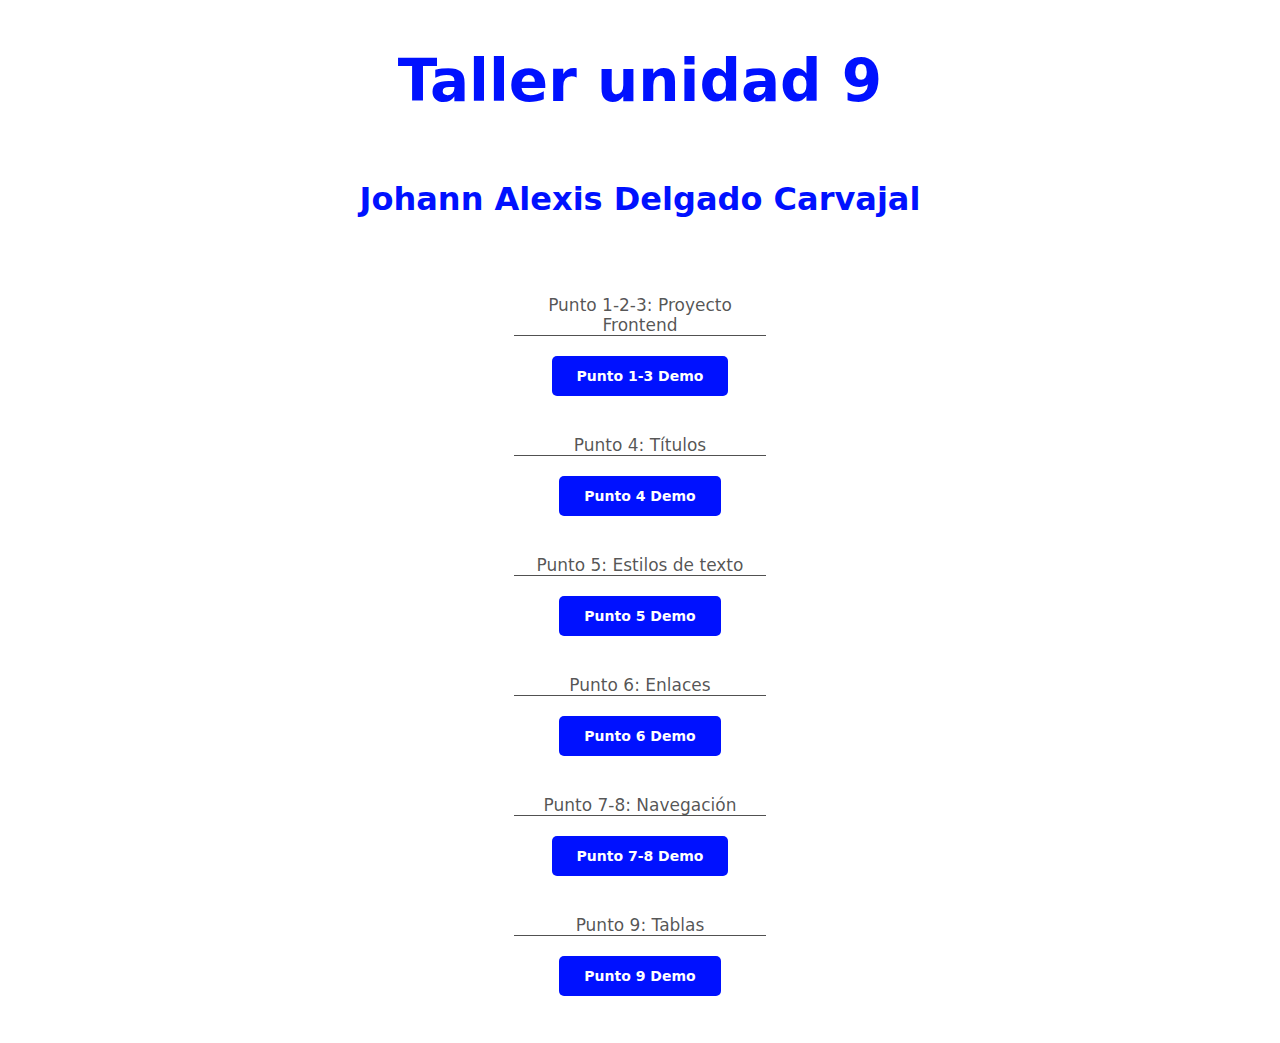
<file: index.html>
<!DOCTYPE html>
<html lang="en">

<head>
  <meta charset="UTF-8">
  <meta http-equiv="X-UA-Compatible" content="IE=edge">
  <meta name="viewport" content="width=device-width, initial-scale=1.0">
  <title>Taller 9 Menú</title>
  <link rel="stylesheet" href="./styles/styles.css">
</head>

<body>
  <div>
    <h1> Taller unidad 9</h1>
    <h2>Johann Alexis Delgado Carvajal</h2>
    <nav>
      <ul>
        <li>
          <p>
            Punto 1-2-3: Proyecto Frontend
          </p>
          <a href="./punto-1-3/index.html">
            Punto 1-3 Demo
          </a>
        </li>
        <li>
          <p>
            Punto 4: Títulos
          </p>
          <a href="./punto-4/index-4.html">
            Punto 4 Demo
          </a>
        </li>
        <li>
          <p>
            Punto 5: Estilos de texto
          </p>
          <a href="./punto-5/index-5.html">
            Punto 5 Demo
          </a>
        </li>
        <li>
          <p>
            Punto 6: Enlaces
          </p>
          <a href="./punto-6/index-6.html">
            Punto 6 Demo
          </a>
        </li>
        <li>
          <p>
            Punto 7-8: Navegación
          </p>
          <a href="./punto-7-8/index-7-8.html">
            Punto 7-8 Demo
          </a>
        </li>
        <li>
          <p>
            Punto 9: Tablas
          </p>
          <a href="./punto-9/index-9.html">
            Punto 9 Demo
          </a>
        </li>
      </ul>
    </nav>
  </div>
</body>

</html>
</file>
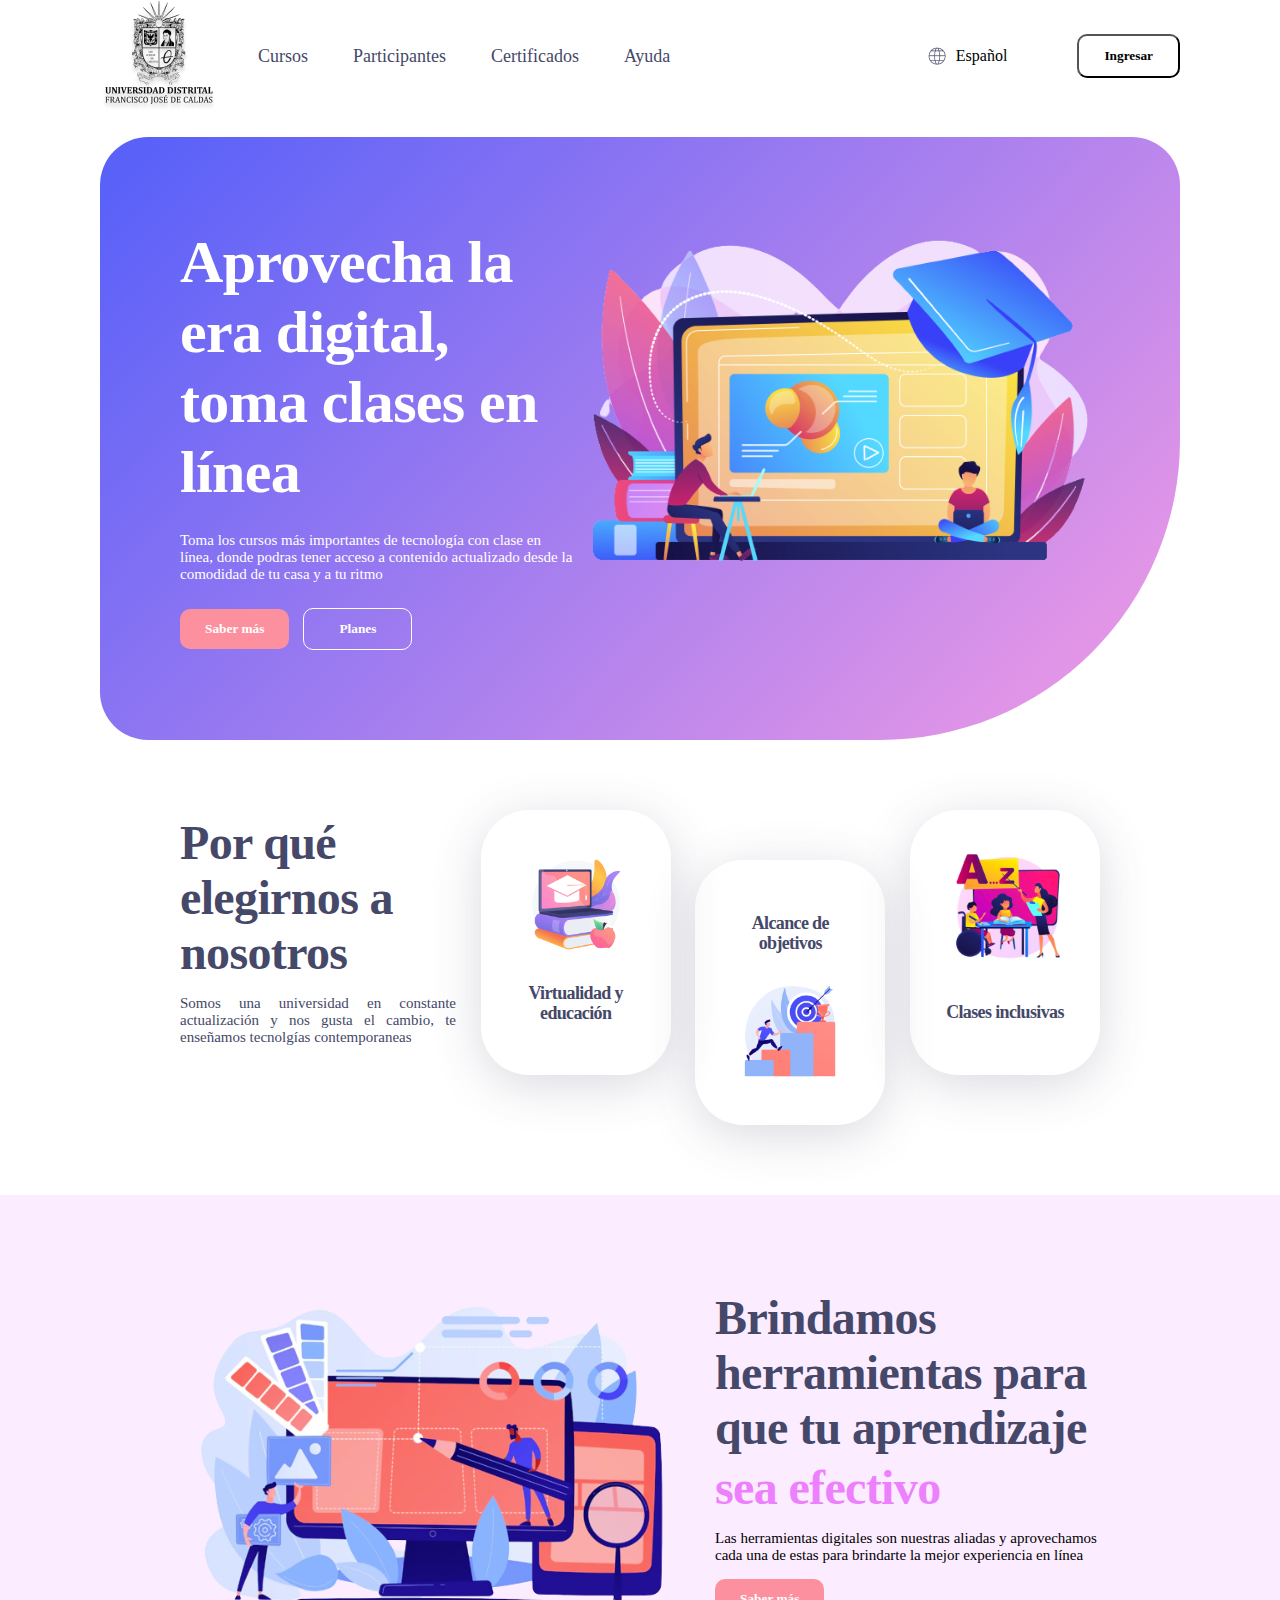
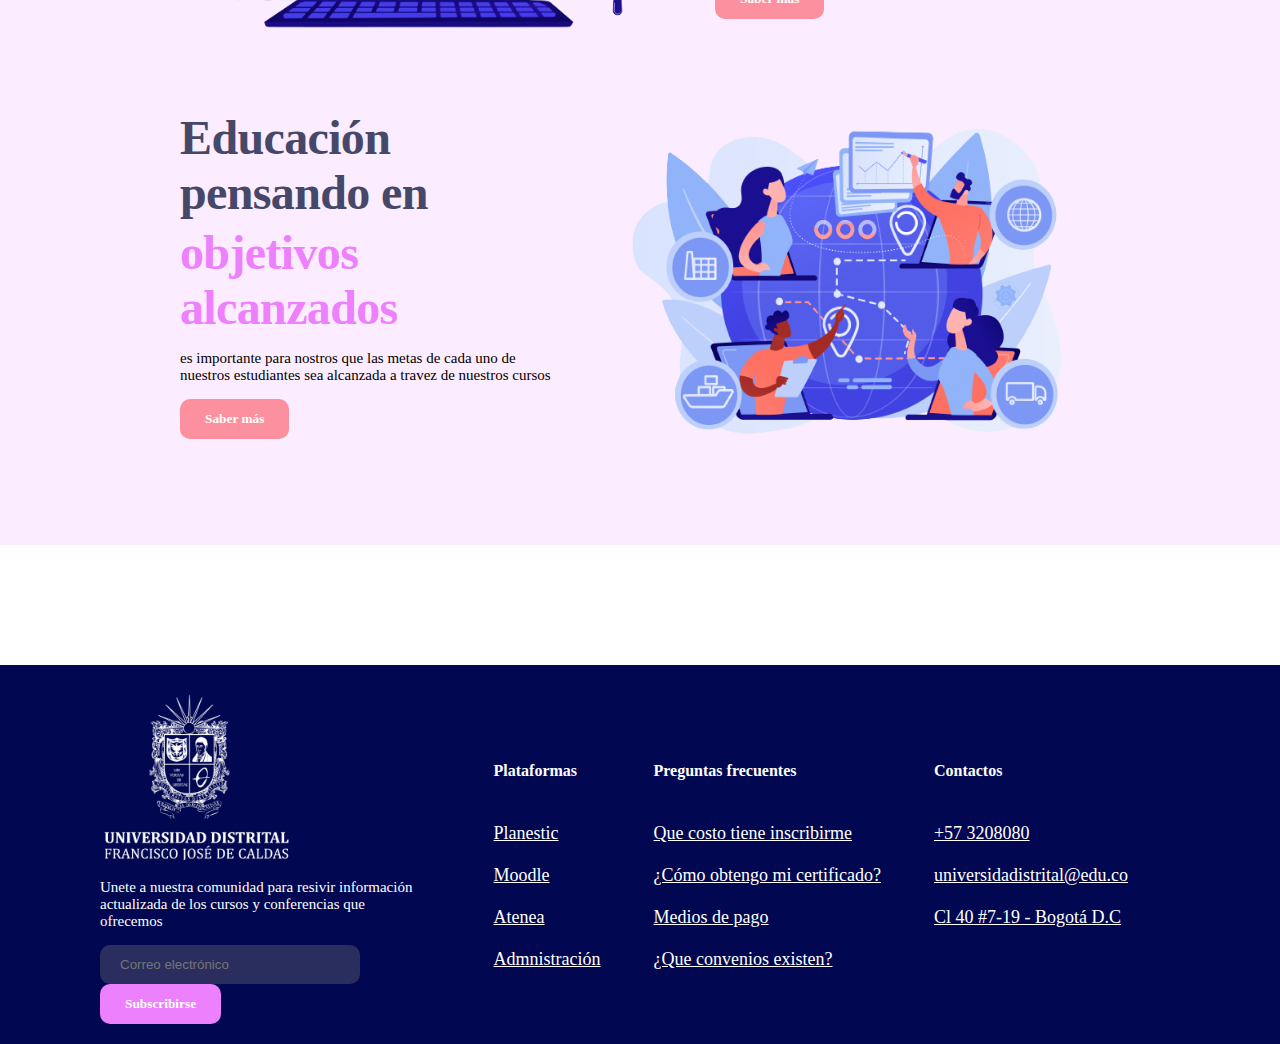
<file: punto-1-3/index.html>
<!DOCTYPE html>
<html lang="en">

<head>
    <meta charset="UTF-8">
    <meta name="viewport" content="width=device-width, initial-scale=1.0">
    <title>UD Atenea Cursos</title>
    <link rel="stylesheet" href="https://indestructibletype.com/fonts/Jost.css">
    <link rel="stylesheet" href="./styles/global-styles.css">
    <link rel="stylesheet" href="./styles/header-styles.css">
    <link rel="stylesheet" href="./styles/banner-styles.css">
    <link rel="stylesheet" href="./styles/section-1-styles.css">
    <link rel="stylesheet" href="./styles/section-2-styles.css">
    <link rel="stylesheet" href="./styles/footer-styles.css">
</head>

<body>
    <header>
        <div class="header__navigation">
            <img src="./public/images/header-logo.png" alt="main-logo">
            <nav>
                <ul>
                    <li><a href="#banner">Cursos</a></li>
                    <li><a href="#section-1">Participantes</a></li>
                    <li><a href="#section-2">Certificados</a></li>
                    <li><a href="#footer">Ayuda</a></li>
                </ul>
            </nav>
        </div>
        <div class="header__settings">
            <div>
                <img src="public/images/header-world.png" alt="world">
                <span>Español</span>
            </div>
            <button>Ingresar</button>
        </div>
    </header>
    <main>
        <section id="banner">
            <div>
                <div>
                    <h1>Aprovecha la era digital, toma clases en línea</h1>
                    <p>
                        Toma los cursos más importantes de tecnología con clase en línea, donde podras tener acceso a
                        contenido actualizado desde la comodidad de tu casa y a tu ritmo
                    </p>
                </div>
                <div>
                    <button class="button--orange">Saber más</button>
                    <button class="button--white">Planes</button>
                </div>
            </div>
            <img src="./public/images/banner-online.png" alt="online-education" width="550px" height="350px">
        </section>
        <section id="section-1">
            <div class="section-1__info">
                <h2>Por qué elegirnos a nosotros</h2>
                <p>Somos una universidad en constante actualización y nos gusta el cambio, te enseñamos tecnolgías
                    contemporaneas</p>
            </div>
            <div class="section-1__card">
                <img src="./public/images/section1-education.png" alt="education" width="120px" height="120px">
                <h3>Virtualidad y educación</h3>
            </div>
            <div class="section-1__card section-1__card-down">
                <h3>Alcance de objetivos</h3>
                <img src="./public/images/section1-goals.png" alt="goals" width="120px" height="120px">
            </div>
            <div class="section-1__card">
                <img src="./public/images/section1-teach.png" alt="teach" width="120px" height="120px">
                <h3>Clases inclusivas</h3>
            </div>
        </section>
        <section id="section-2">
            <div class="section-2__info">
                <img src="./public/images/section2-tools.png" alt="tools" width="500px" height="350px">
                <div>
                    <h2>Brindamos herramientas para que tu aprendizaje</h2>
                    <h2 class="section-2__sub-pink">sea efectivo</h2>
                    <p>
                        Las herramientas digitales son nuestras aliadas y aprovechamos cada una de estas para brindarte
                        la mejor experiencia en línea
                    </p>
                    <button class="button--orange">Saber más</button>
                </div>
            </div>
            <div class="section-2__info">
                <div>
                    <h2>Educación pensando en</h2>
                    <h2 class="section-2__sub-pink">objetivos alcanzados</h2>
                    <p>es importante para nostros que las metas de cada uno de nuestros estudiantes sea alcanzada a
                        travez de nuestros cursos
                    </p>
                    <button class="button--orange">Saber más</button>
                </div>
                <img src="./public/images/section2-goals.png" alt="goals" width="500px" height="350px">
            </div>
        </section>
    </main>
    <footer id="footer">
        <div class="footer__info">
            <img src="./public/images/footer-logo.png" alt="footer-logo" width="200px" height="175px">
            <div>
                <p>
                    Unete a nuestra comunidad para resivir información actualizada de los cursos y conferencias que
                    ofrecemos
                </p>
                <form method="post">
                    <input type="email" name="user_name" id="email" placeholder="Correo electrónico">
                    <button class="button--pink">Subscribirse</button>
                </form>
            </div>
        </div>
        <div>
            <table>
                <tr>
                    <th>Plataformas</th>
                    <th>Preguntas frecuentes</th>
                    <th>Contactos</th>
                </tr>
                <tr>
                    <td><a href="">Planestic</a></td>
                    <td><a href="">Que costo tiene inscribirme</a></td>
                    <td><a href="">+57 3208080</a></td>
                </tr>
                <tr>
                    <td><a href="">Moodle</a></td>
                    <td><a href="">¿Cómo obtengo mi certificado?</a></td>
                    <td><a href="">universidadistrital@edu.co</a></td>
                </tr>
                <tr>
                    <td><a href="">Atenea</a></td>
                    <td><a href="">Medios de pago</a></td>
                    <td><a href="">Cl 40 #7-19 - Bogotá D.C</a></td>
                </tr>
                <tr>
                    <td><a href="">Admnistración</a></td>
                    <td><a href="">¿Que convenios existen?</a></td>
                </tr>
            </table>
        </div>
    </footer>
</body>

</html>
</file>
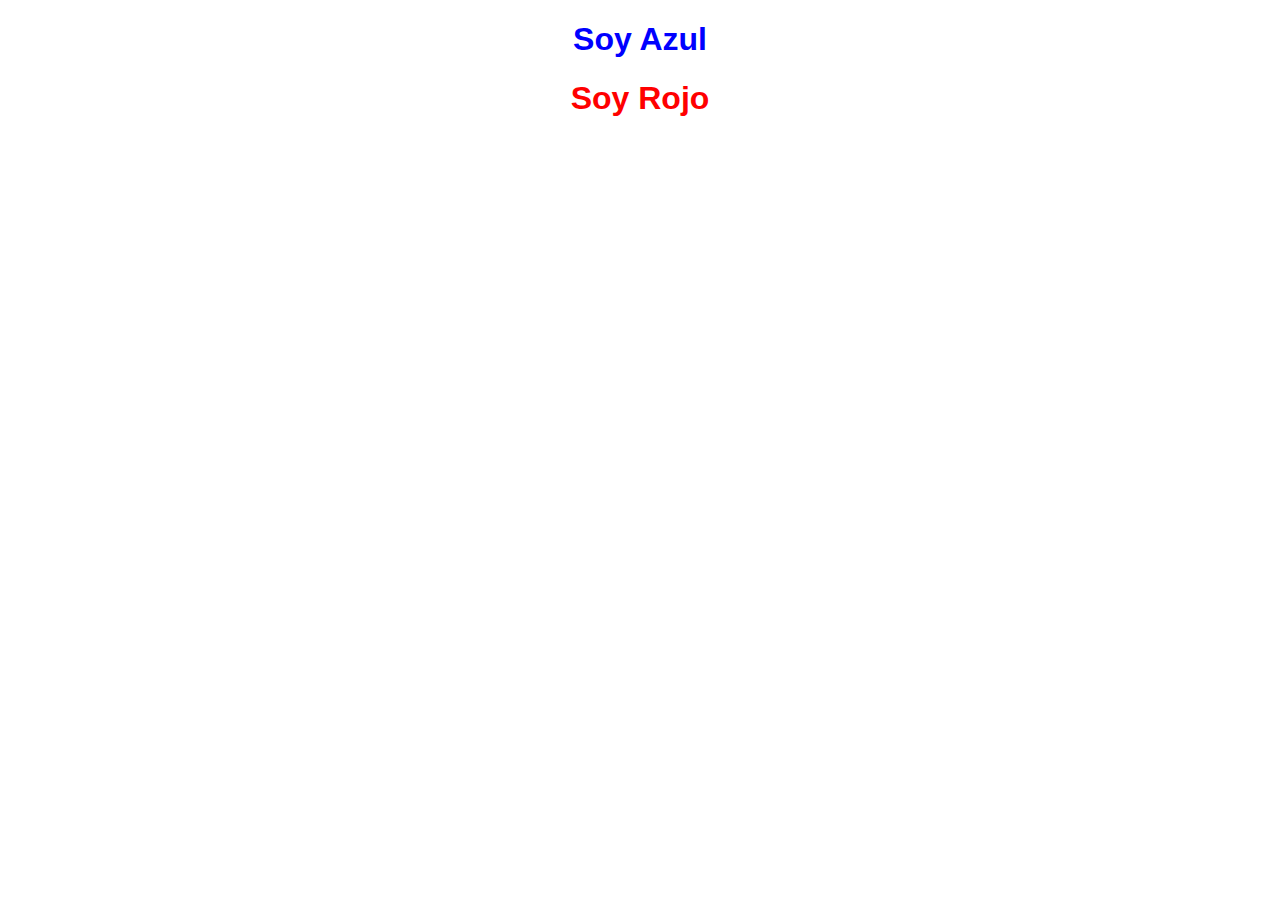
<file: punto-4/index-4.html>
<!DOCTYPE html>
<html lang="en">
<head>
    <meta charset="UTF-8">
    <meta name="viewport" content="width=device-width, initial-scale=1.0">
    <title>UD Atenea Cursos</title>
    <link rel="stylesheet" href="./styles/punto-4-styles.css">
</head>
<body>
    <div class="base">
        <h1 class="Class_Soy_Azul">Soy Azul</h1>
        <h1 class="Class_Soy_Rojo">Soy Rojo</h1>
    </div>
</body>
</html>
</file>
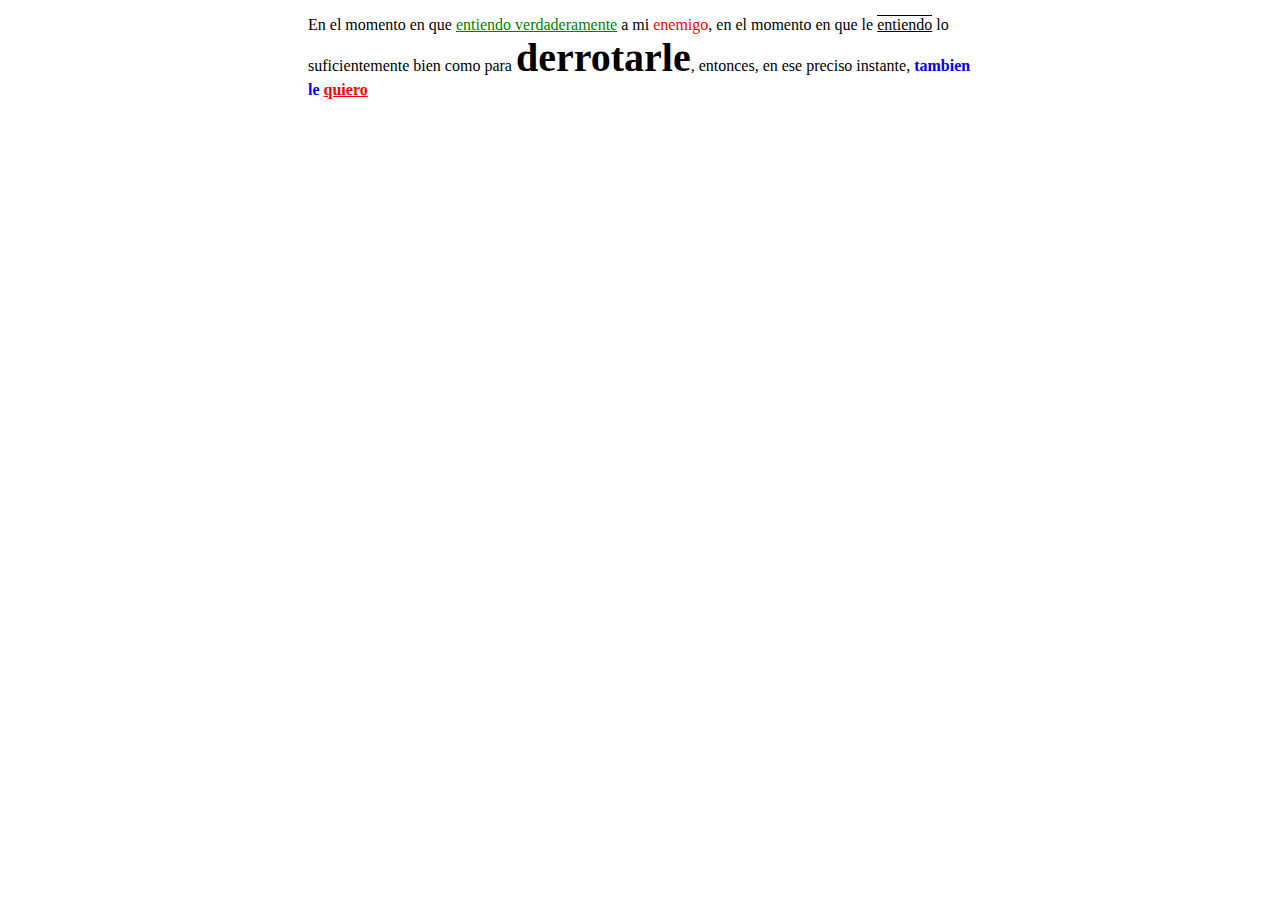
<file: punto-5/index-5.html>
<!DOCTYPE html>
<html lang="en">
<head>
    <meta charset="UTF-8">
    <meta name="viewport" content="width=device-width, initial-scale=1.0">
    <title>UD Atenea Cursos</title>
    <link rel="stylesheet" href="./styles/punto-5-styles.css">
</head>
<body>
    <p>
    En el momento en que <span class="sp1">entiendo verdaderamente</span>
    a mi <span class="sp2">enemigo</span>, en el momento en que le <span class="sp3">entiendo</span> lo 
    suficientemente bien como para <span class="sp4">derrotarle</span>, entonces, en ese preciso instante,
    <span class="sp5">tambien le</span> <span class="sp6">quiero</span>
    </p>
</body>
</html>
</file>
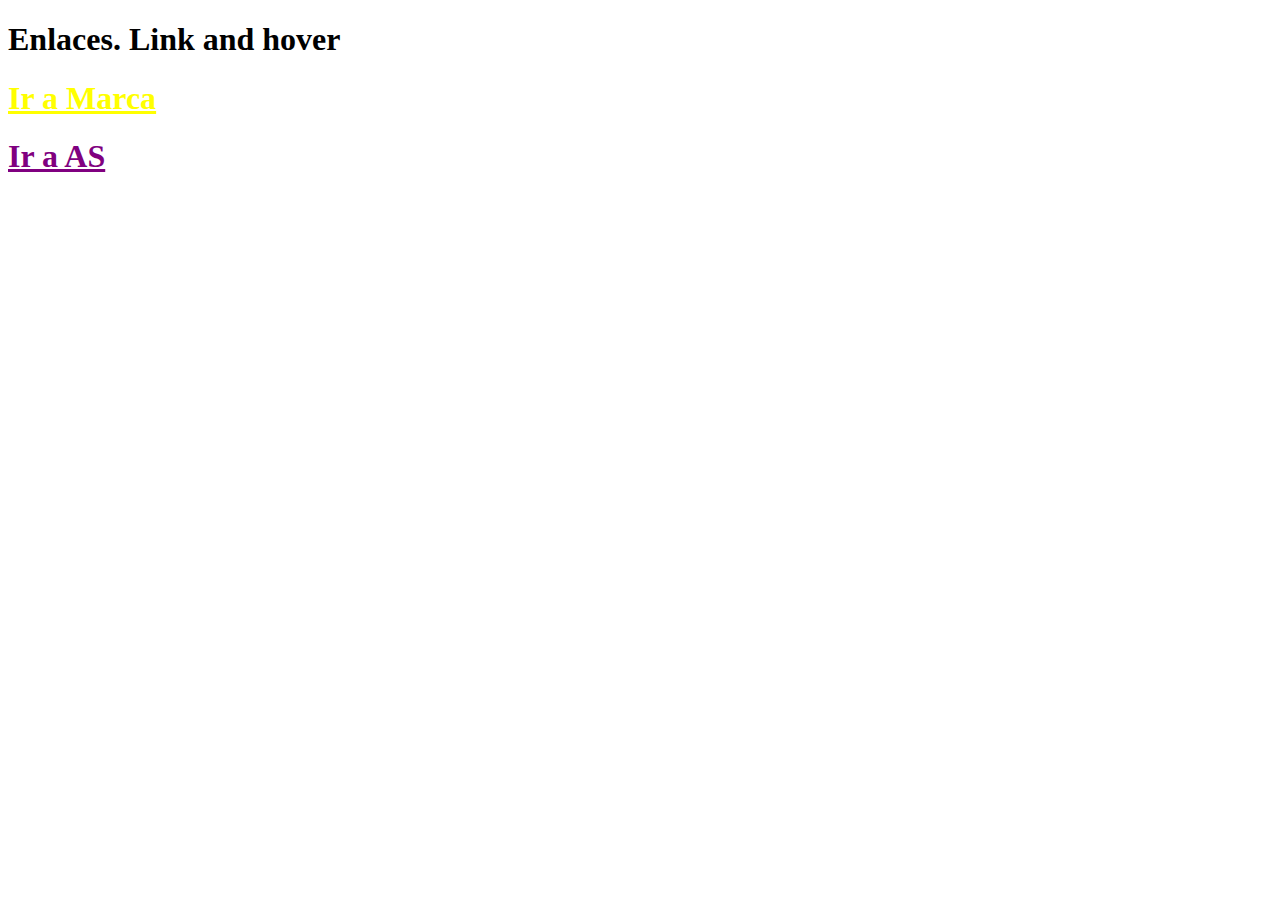
<file: punto-6/index-6.html>
<!DOCTYPE html>
<html lang="en">
<head>
    <meta charset="UTF-8">
    <meta name="viewport" content="width=device-width, initial-scale=1.0">
    <title>UD Atenea Cursos</title>
    <link rel="stylesheet" href="./styles/punto-6-styles.css">
</head>
<body>
    <h1 href="">Enlaces. Link and hover</h1>
    <h1 class="Class_Soy_Amarillo" href="">Ir a Marca</h1>
    <h1 class="Class_Soy_Morado" href="">Ir a AS</h1>
</body>
</html>
</file>
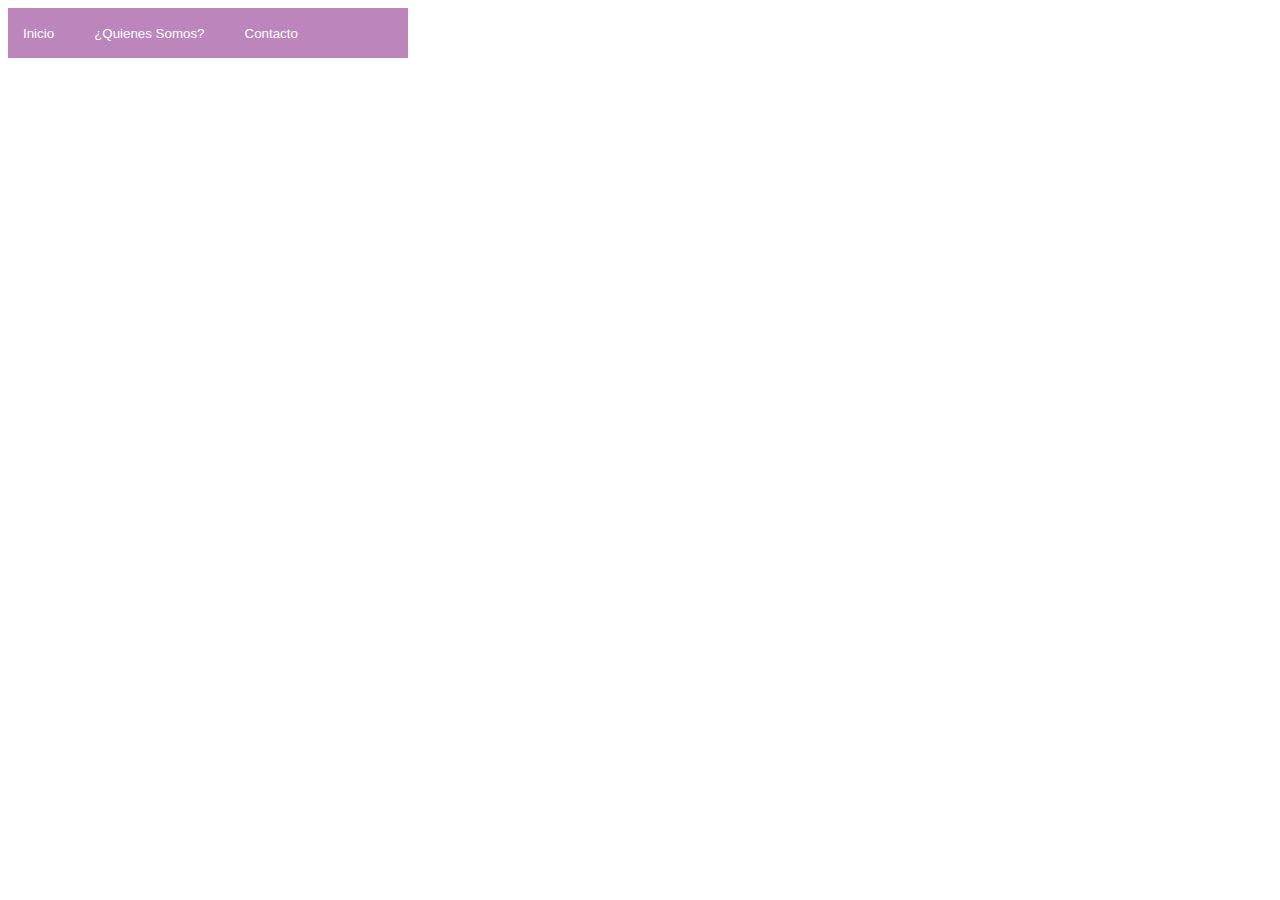
<file: punto-7-8/index-7-8.html>
<!DOCTYPE html>
<html lang="en">
<head>
    <meta charset="UTF-8">
    <meta name="viewport" content="width=device-width, initial-scale=1.0">
    <title>UD Atenea Cursos</title>
    <link rel="stylesheet" href="./styles/punto-7-8-style.css">
</head>
<body>
    <ul class="header">
        <li><button>Inicio</button></li>
        <li><button>¿Quienes Somos?</button></li>
        <li><button>Contacto</button></li>
    </ul>
</body>
</html>
</file>
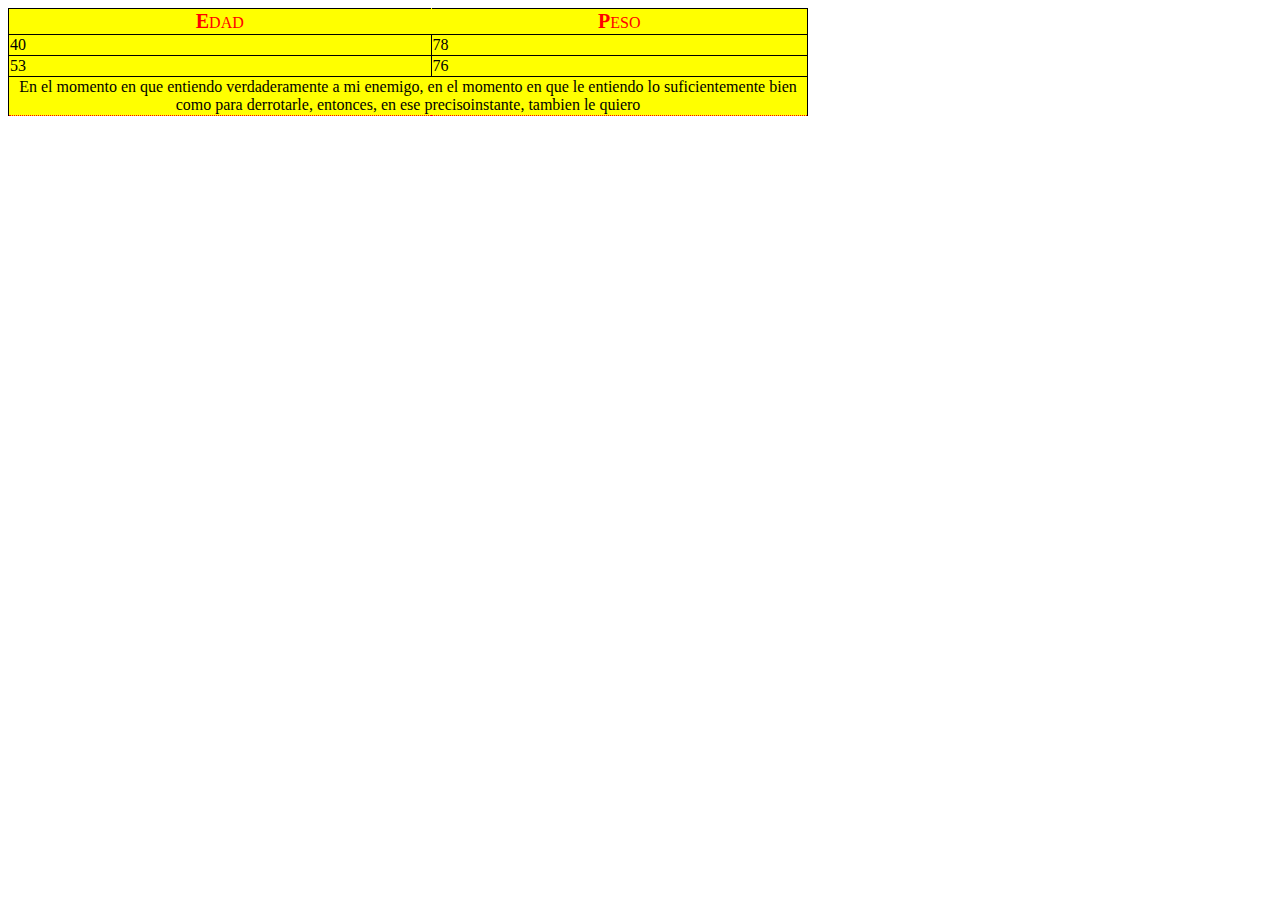
<file: punto-9/index-9.html>
<!DOCTYPE html>
<html lang="en">
<head>
    <meta charset="UTF-8">
    <meta name="viewport" content="width=device-width, initial-scale=1.0">
    <title>UD Atenea Cursos</title>
    <link rel="stylesheet" href="./styles/punto-9-styles.css">
</head>
<body>
    <table>
        <tr class="fila1">
            <td class="col1"><Span class="C">E</Span>DAD</td>
            <td><Span class="C">P</Span>ESO</td>
        </tr>
        <tr>
            <td>40</td>
            <td>78</td>
        </tr>
        <tr>
            <td>53</td>
            <td>76</td>
        </tr>
        <tr>
            <td colspan="2" style="text-align: center; border-bottom: 1px dotted red;">En el momento en que entiendo verdaderamente a mi enemigo, en el momento en que le entiendo lo 
                suficientemente bien como para derrotarle, entonces, en ese precisoinstante, tambien le quiero</td>
        </tr>
    </table>    
</body>
</html>
</file>
<file: styles/styles.css>
body {
  text-align: center;
  color: #000000b5;
  font-family: system-ui, -apple-system;
}

body,
div {
  display: flex;
  justify-content: center;
  align-items: center;
}

div {
  flex-direction: column;
  width: 50%;
  height: 50%;
  text-align: center;
}

h1 {
  font-size: 58px;
  color: #0011ff;
}

h2 {
  font-size: 32px;
  color: #0011ff;
}

nav {
  width: 40%;
}

ul {
  padding: 0;
  text-align: center;
  list-style: none;
}

li {
  margin: 50px 0;
}

p {
  margin: 40px 0 30px;
  color: #000000ae;
  font-size: 17px;
  border-bottom: 1px solid;
}

a {
  padding: 12px 25px;
  color: #ffffff;
  background-color: #0011ff;
  border: none;
  border-radius: 5px;
  font-family: system-ui, -apple-system;
  font-size: 14px;
  font-weight: bold;
  text-decoration: none;
  cursor: pointer;
}

a:hover {
  background-color: #e2e2e2;
  color: #0011ff;
}
</file>
<file: punto-1-3/styles/global-styles.css>
body{
    margin: 0px;
}
a{
    font-family: 'Jost';
    font-size: 18px;
}
button{
    padding: 12px 25px;
    font-family: 'Jost';
    font-weight: bold;
    border-radius: 10px;
    cursor: pointer;
}
.button--orange{
    margin-right: 10px;
    background-color: #FD909E;
    color: white;
    border: none;
}
p{
    font-family: 'Jost';
    font-size: 15px;
    font-weight: 300;
}
h2{
    margin: 5px 0px;
    color: #454868;
    font-family: 'Jost';
    font-size: 48px;
    line-height: 55px;
    letter-spacing: -0.64px;
}
</file>
<file: punto-1-3/styles/header-styles.css>
header{
    display: flex;
    justify-content: space-between;
    margin: 0px 100px;
}
.header__navigation{
    display: flex;
    align-items: center;
}
.header__navigation nav ul{
    display: flex;
    gap: 45px;
    list-style: none;
}
.header__navigation nav ul li a{
    text-decoration: none;
    color: #454868;
}
.header__settings{
    display: flex;
    align-items: center;
    gap: 70px;
}
.header__settings div{
    display: flex;
    align-items: center;
    gap: 10px;
    font-family: 'Jost';
    font-size: 16px;
    font-weight: 400;
}
.header__settings button{
    background-color: transparent;
    border-radius: 1px solid #45486854;
}
</file>
<file: punto-1-3/styles/banner-styles.css>
#banner{
    display: flex;
    margin: 25px 100px;
    padding: 90px 80px;
    background: linear-gradient(313.18deg,#EE9AE5 3.28%, #5961F9 97.04%);
    border-radius: 48px 48px 300px 48px;
}
h1{
    margin: 0px;
    color: #FFF;
    font-family: 'Jost';
    font-size: 60px;
    font-weight: 600;
    line-height: 70px;
    letter-spacing: -0.64px;
}
#banner p{
    margin: 25px 0px;
    color: #FFF;
}

.button--white{
    padding: 12px 35px;
    background-color: transparent;
    color: white;
    border: 1px solid #FFF;
}
</file>
<file: punto-1-3/styles/section-1-styles.css>
#section-1{
    display: flex;
    justify-content: space-between;
    margin: 50px 100px;
    padding: 20px 80px;
}

.section-1__info{
    width: 30%;
}
.section-1__info p{
    color: #454868;
    text-align: justify;
}
.section-1__card{
    display: flex;
    flex-direction: column;
    align-items: center;
    justify-content: space-between;
    width: min-content;

    height: 195px;
    padding: 35px;
    border-radius: 48px;
    box-shadow: 0px 10px 50px #45486833;
}
.section-1__card-down{
    margin-top: 50px;
}
.section-1__card h3{
    font-family: 'Jost';
    font-size: 18px;
    color: #454868;
    line-height: 20px;
    letter-spacing: -0.64px;
    text-align: center;
}
</file>
<file: punto-1-3/styles/section-2-styles.css>
#section-2{
    padding: 20px 180px;
    background: #ED80FD26;
}
.section-2__info{
    display: flex;
    gap: 35px;
    margin: 70px 0px;
}
.section-2__sub-pink{
    color: #ED80FD;
}
</file>
<file: punto-1-3/styles/footer-styles.css>
#footer{
    display: flex;
    justify-content: space-between;
    align-items: center;
    margin-top: 120px;
    padding: 20px 100px;
    background-color: #010851;
    color: white;
}
.footer__info{
    width: 30%;
}
input{
    width: 220px;
    padding: 12px 20px;
    margin-right: -15px;
    border: none;
    border-radius: 10px;
    background-color: #45486899;
}
.button--pink{
    background-color: #ED80FD;
    color: white;
    border: none;
}
table{
    font-family: 'Jost';
    text-align: left;
}
tr{
    height: 40px;
}
th{
    height: 80px;
}
td{
    padding-right: 50px;
}
td a{
    color: white;
}
</file>
<file: punto-4/styles/punto-4-styles.css>
.base{
    font-family: Arial;
    font-weight: bold;
    text-align: center;
}
.Class_Soy_Azul{
    color: blue;
}
.Class_Soy_Rojo{
    color: red;
}
</file>
<file: punto-5/styles/punto-5-styles.css>
p{
    margin-left: 300px;
    margin-right: 300px;
    text-align: left;
}
.sp1{
    color: green;
    text-decoration: underline;
}
.sp2{
    color: red;
}
.sp3{
    text-decoration: underline;
    border-top: 1px solid #000;
}
.sp4{
    font-size: 40px;
    font-weight: bold;
}
.sp5{
    color: blue;
    font-weight: bold;
}
.sp6{
    color: red;
    text-decoration: underline;
    font-weight: bold;
}
</file>
<file: punto-6/styles/punto-6-styles.css>
.Class_Soy_Amarillo{
    color: yellow;
    text-decoration: underline;
}
.Class_Soy_Morado{
    color: purple;
    text-decoration: underline;
}
</file>
<file: punto-7-8/styles/punto-7-8-style.css>
.header {
    list-style: none; 
    padding: 0; 
    margin: 0; 
    display: flex; 
    background-color: rgb(188, 133, 188); /* Color morado de fondo */
    max-width: 400px; /* Ancho máximo de la barra morada */
    height: 50px; /* Altura de la barra morada */
    align-items: center;
    gap: 0px;
}

.header li {
    margin: 0px;
}

.header button {
    margin-right: 10px;
    background-color: rgb(188, 133, 188); /* Color morado de fondo por defecto */
    color: white; /* Color del texto */
    border: none; /* Elimina el borde del botón */
    padding: 10px 15px; /* Ajusta el espacio interno del botón */
    cursor: pointer; /* Cambia el cursor al pasar sobre el botón */
}

.header button:hover {
    background-color: blue; /* Cambia el color de fondo a azul al pasar el cursor */
}
</file>
<file: punto-9/styles/punto-9-styles.css>
table {
    border-collapse: collapse; /* Combina los bordes de las celdas */
    width: 800px;
    background-color: yellow;
}
.col1 {
    border-right: 1px solid yellow;
}
td {
    border: 1px solid black; /* Borde de 1 píxel sólido en todas las celdas */
    padding: 1px; /* Espaciado interno de 10 píxeles en todas las celdas */
}
.fila1{
    text-align: center;
    color: red;
}
.C{
    font-weight: bold;
    font-size: 20px;
}
</file>
